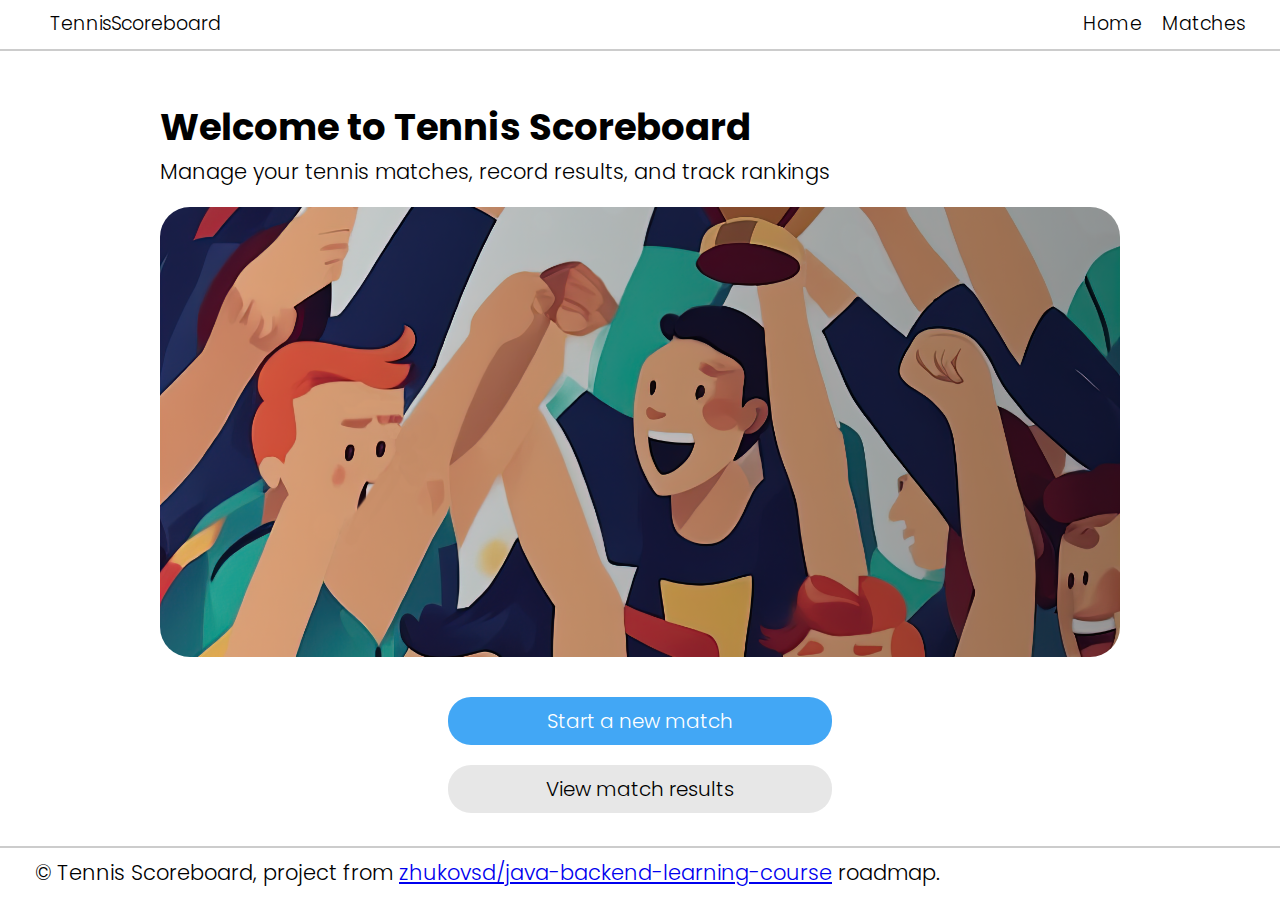
<file: src/main/webapp/WEB-INF/templates/index.html>
<!DOCTYPE html>
<html lang="en" xmlns:th="http://www.thymeleaf.org">
<head>
    <meta charset="UTF-8">
    <meta name="viewport" content="width=device-width, initial-scale=1.0">
    <title>Tennis Scoreboard | Home</title>
    <link rel="preconnect" href="https://fonts.googleapis.com">
    <link rel="preconnect" href="https://fonts.gstatic.com" crossorigin>
    <link href="https://fonts.googleapis.com/css2?family=Poppins:wght@300;400;500;700&display=swap" rel="stylesheet">
    <link rel="stylesheet" href="../css/style.css" th:href="@{../css/style.css}">

    <script src="../js/app.js" th:src="@{../js/app.js}"></script>
</head>
<body>
<header class="header">
    <section class="nav-header">
        <div class="brand">
            <div class="nav-toggle">
                <img src="../images/menu.png" alt="Logo" class="logo">
            </div>
            <span class="logo-text">TennisScoreboard</span>
        </div>
        <div>
            <nav class="nav-links">
                <a class="nav-link" href="#">Home</a>
                <a class="nav-link" href="#">Matches</a>
            </nav>
        </div>
    </section>
</header>
<main>
    <div class="container">
        <h1>Welcome to Tennis Scoreboard</h1>
        <p>Manage your tennis matches, record results, and track rankings</p>
        <div class="welcome-image"></div>
        <div class="form-container center">
            <a class="homepage-action-button" href="#">
                <button class="btn start-match">
                    Start a new match
                </button>
            </a>
            <a class="homepage-action-button" href="#">
                <button class="btn view-results">
                    View match results
                </button>
            </a>
        </div>
    </div>
</main>
<footer>
    <div class="footer">
        <p>&copy; Tennis Scoreboard, project from <a href="https://zhukovsd.github.io/java-backend-learning-course/">zhukovsd/java-backend-learning-course</a> roadmap.</p>
    </div>
</footer>
</body>
</html>
</file>
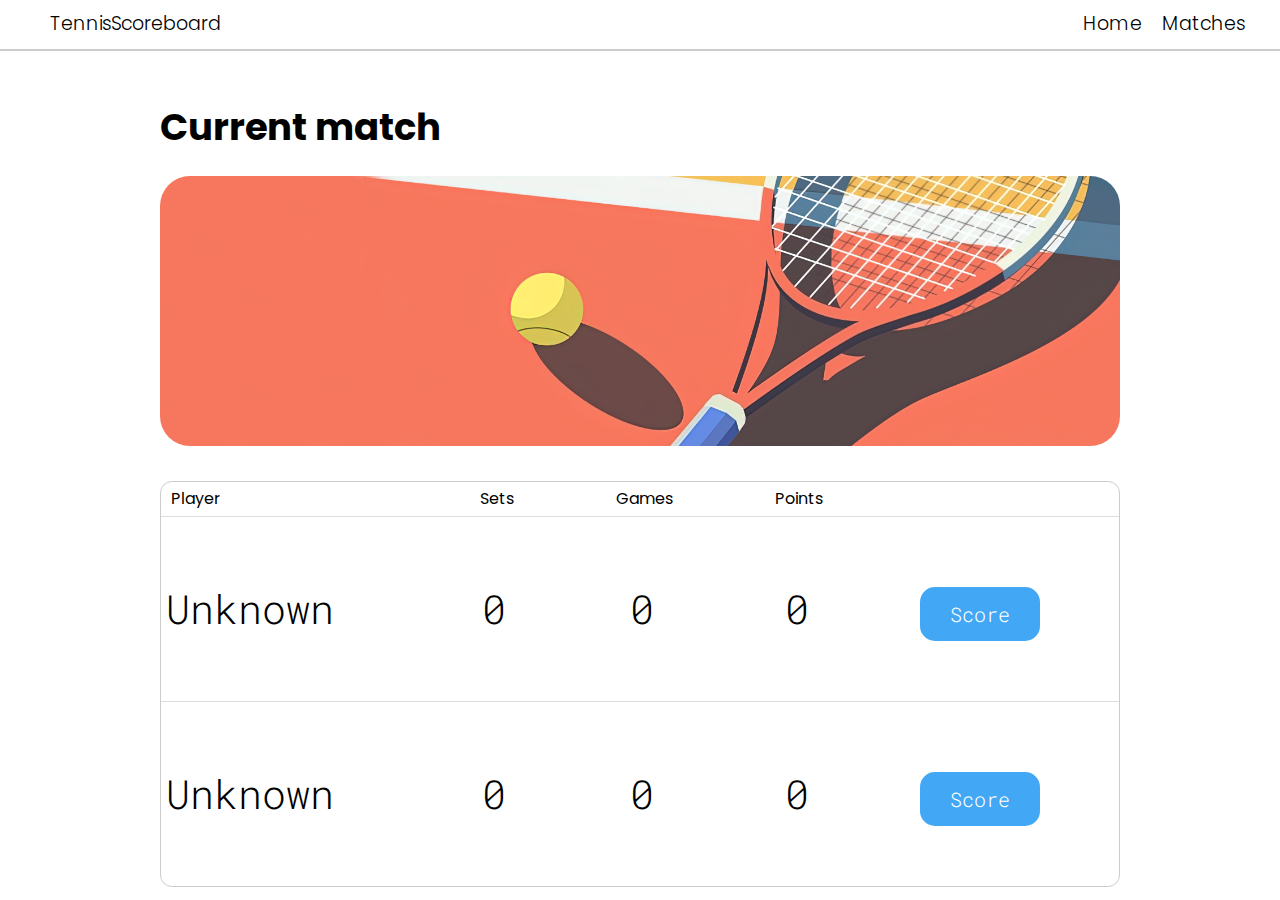
<file: src/main/webapp/WEB-INF/templates/match-score.html>
<!DOCTYPE html>
<html lang="en" xmlns:th="http://www.thymeleaf.org">
<head>
    <meta charset="UTF-8">
    <meta name="viewport" content="width=device-width, initial-scale=1.0">
    <title>Tennis Scoreboard | Match Score</title>
    <link rel="preconnect" href="https://fonts.googleapis.com">
    <link rel="preconnect" href="https://fonts.gstatic.com" crossorigin>
    <link href="https://fonts.googleapis.com/css2?family=Poppins:wght@300;400;500;700&display=swap" rel="stylesheet">
    <link rel="preconnect" href="https://fonts.googleapis.com">
    <link rel="preconnect" href="https://fonts.gstatic.com" crossorigin>
    <link href="https://fonts.googleapis.com/css2?family=Roboto+Mono:wght@300&display=swap" rel="stylesheet">
    <link rel="stylesheet" href="../../static/css/style.css" th:href="@{../../static/css/style.css?v=1}">

    <script src="../../static/js/app.js" th:src="@{../../static/js/app.js?v=1}"></script>
</head>
<body>
    <header class="header">
        <section class="nav-header">
            <div class="brand">
                <div class="nav-toggle">
                    <img src="../../static/images/menu.png" th:src="@{../../static/images/menu.png}" alt="Logo" class="logo">
                </div>
                <span class="logo-text">TennisScoreboard</span>
            </div>
            <div>
                <nav class="nav-links">
                    <a class="nav-link" href="/">Home</a>
                    <a class="nav-link" href="#">Matches</a>
                </nav>
            </div>
        </section>
    </header>
    <main>
        <div class="container">
            <h1>Current match</h1>
            <div class="current-match-image"></div>
            <section class="score">
                <table class="table">
                    <thead class="result">
                    <tr>
                        <th class="table-text">Player</th>
                        <th class="table-text">Sets</th>
                        <th class="table-text">Games</th>
                        <th class="table-text">Points</th>
                    </tr>
                    </thead>
                    <tbody>
                    <tr class="player1">
                        <td class="table-text" th:text="${match.getFirstPlayer().getName()}">Unknown</td>
                        <td class="table-text" th:text="${firstPlayer.getSets()}">0</td>
                        <td class="table-text" th:text="${firstPlayer.getGames()}">0</td>
                        <td class="table-text" th:text="${firstPlayer.getPoints()}">0</td>
                        <td class="table-text">
                            <form action="#" method="post">
                                <input hidden="hidden" name="matchId" th:value="${match.getId()}"/>
                                <input hidden="hidden" name="playerId" th:value="${match.getFirstPlayer().getId()}"/>
                                <button type="submit" class="score-btn">Score</button>
                            </form>
                        </td>
                    </tr>
                    <tr class="player2">
                        <td class="table-text" th:text="${match.getSecondPlayer().getName()}">Unknown</td>
                        <td class="table-text" th:text="${secondPlayer.getSets()}">0</td>
                        <td class="table-text" th:text="${secondPlayer.getGames()}">0</td>
                        <td class="table-text" th:text="${secondPlayer.getPoints()}">0</td>
                        <td class="table-text">
                            <form action="#" method="post">
                                <input hidden="hidden" name="matchId" th:value="${match.getId()}"/>
                                <input hidden="hidden" name="playerId" th:value="${match.getSecondPlayer().getId()}"/>
                                <button type="submit" class="score-btn">Score</button>
                            </form>
                        </td>
                    </tr>
                    </tbody>
                </table>
            </section>
        </div>
    </main>
</body>
</html>
</file>
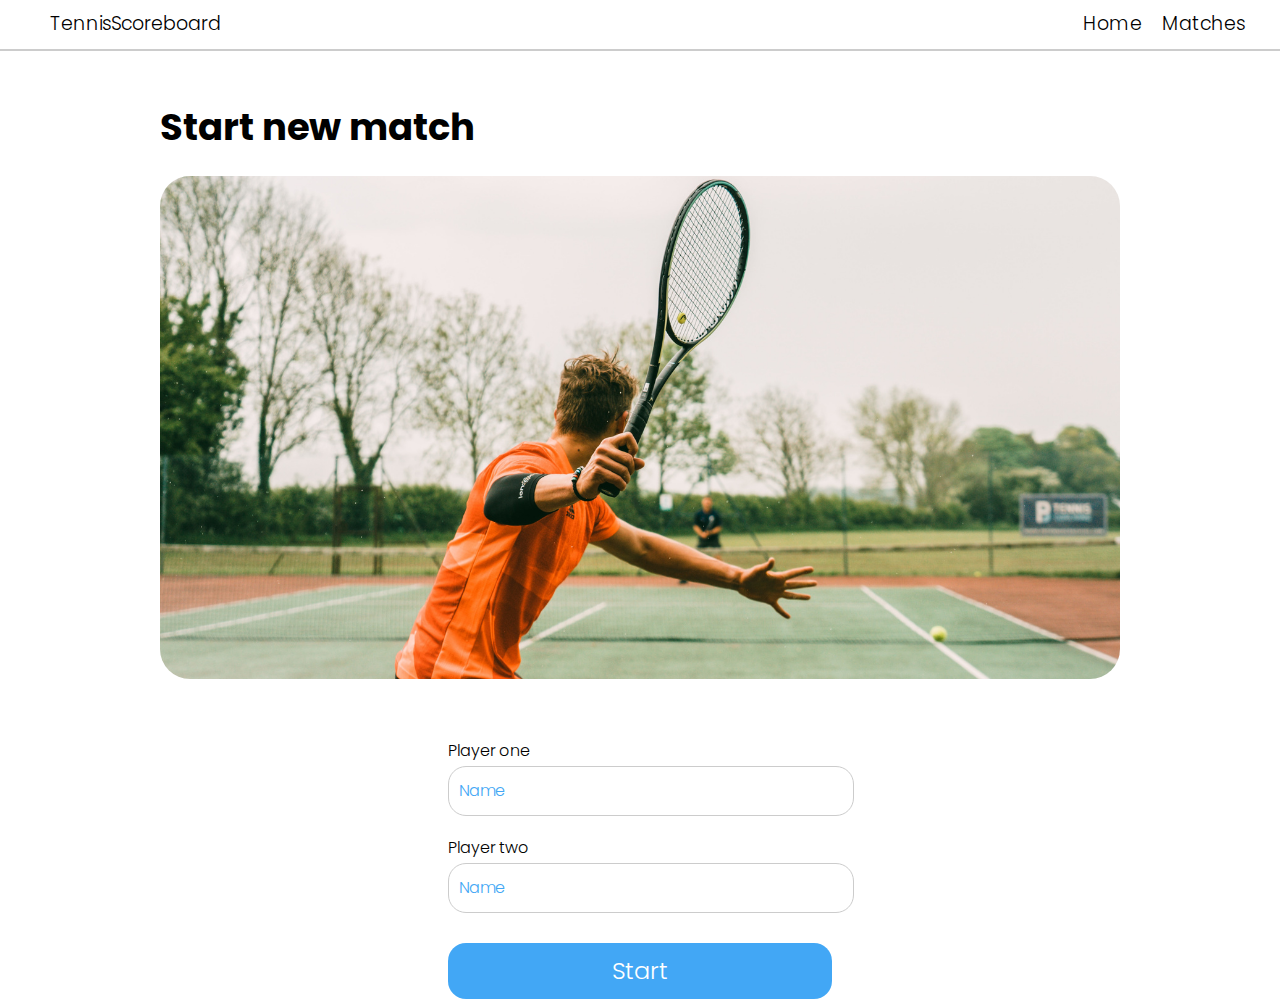
<file: src/main/webapp/WEB-INF/templates/new-match.html>
<!DOCTYPE html>
<html lang="en" xmlns:th="http://www.thymeleaf.org">
<head>
    <meta charset="UTF-8">
    <meta name="viewport" content="width=device-width, initial-scale=1.0">
    <title>Tennis Scoreboard | New Match</title>
    <link rel="preconnect" href="https://fonts.googleapis.com">
    <link rel="preconnect" href="https://fonts.gstatic.com" crossorigin>
    <link href="https://fonts.googleapis.com/css2?family=Poppins:wght@300;400;500;700&display=swap" rel="stylesheet">
    <link rel="stylesheet" href="../../static/css/style.css" th:href="@{../../static/css/style.css?v=1}" >

    <script src="../../static/js/app.js" th:src="@{../../static/js/app.js?v=1}"></script>
</head>
<body>
    <header class="header">
        <section class="nav-header">
            <div class="brand">
                <div class="nav-toggle">
                    <img src="../../static/images/menu.png" alt="Logo" class="logo">
                </div>
                <span class="logo-text">TennisScoreboard</span>
            </div>
            <div>
                <nav class="nav-links">
                    <a class="nav-link" href="/">Home</a>
                    <a class="nav-link" href="#">Matches</a>
                </nav>
            </div>
        </section>
    </header>
    <main>
        <div class="container">
            <div>
                <h1>Start new match</h1>
                <div class="new-match-image"></div>
                <div class="form-container center">
                    <form method="post" action="/new-match">
                        <label class="label-player" for="playerOne">Player one</label>
                        <input id="playerOne" name="playerOne" class="input-player" placeholder="Name" type="text" required title="Enter a name">
                        <label class="label-player" for="playerTwo">Player two</label>
                        <input id="playerTwo" name="playerTwo" class="input-player" placeholder="Name" type="text" required title="Enter a name">
                        <input class="form-button" type="submit" value="Start">
                    </form>
                </div>
            </div>
        </div>
    </main>
</body>
</html>
</file>
